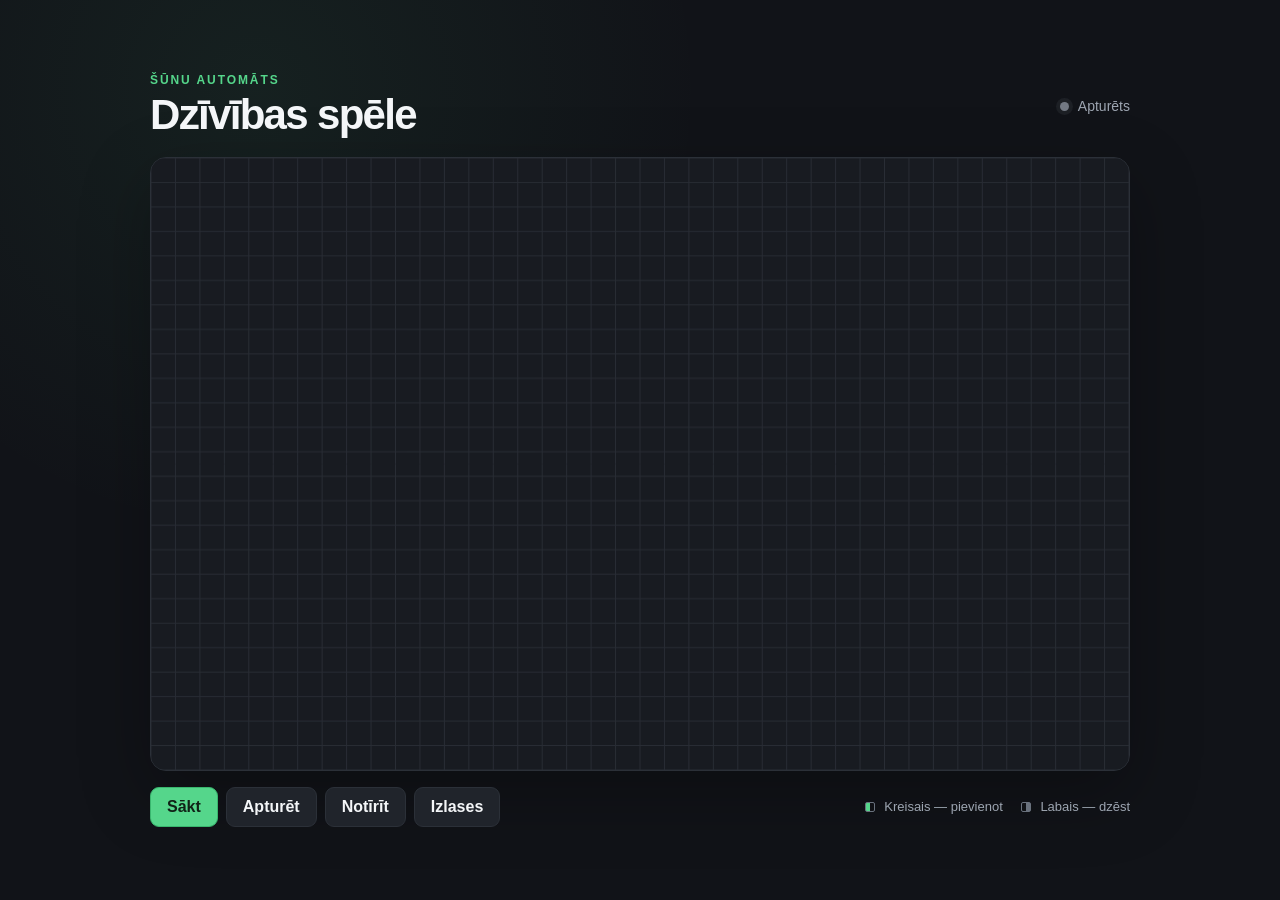
<file: index.html>
<!doctype html>
<html lang="lv">
<head>
  <meta charset="UTF-8">
  <meta name="viewport" content="width=device-width, initial-scale=1.0">
  <title>Conway dzīvības spēle</title>
  <link rel="stylesheet" href="style.css">
</head>
<body>
  <main class="app">
    <header>
      <div>
        <p class="eyebrow">Šūnu automāts</p>
        <h1>Dzīvības spēle</h1>
      </div>
      <div class="status" aria-live="polite">
        <span id="statusDot" class="status-dot"></span>
        <span id="statusText">Apturēts</span>
      </div>
    </header>

    <section class="board-shell">
      <canvas id="game" aria-label="Conway's Game of Life režģis"></canvas>
    </section>

    <footer>
      <div class="controls">
        <button id="startBtn" class="primary" type="button">Sākt</button>
        <button id="stopBtn" type="button">Apturēt</button>
        <button id="clearBtn" type="button">Notīrīt</button>
        <button id="randomBtn" type="button">Izlases</button>
      </div>
      <div class="help">
        <span><b class="mouse left"></b> Kreisais — pievienot</span>
        <span><b class="mouse right"></b> Labais — dzēst</span>
      </div>
    </footer>
  </main>
  <script src="script.js"></script>
</body>
</html>
</file>
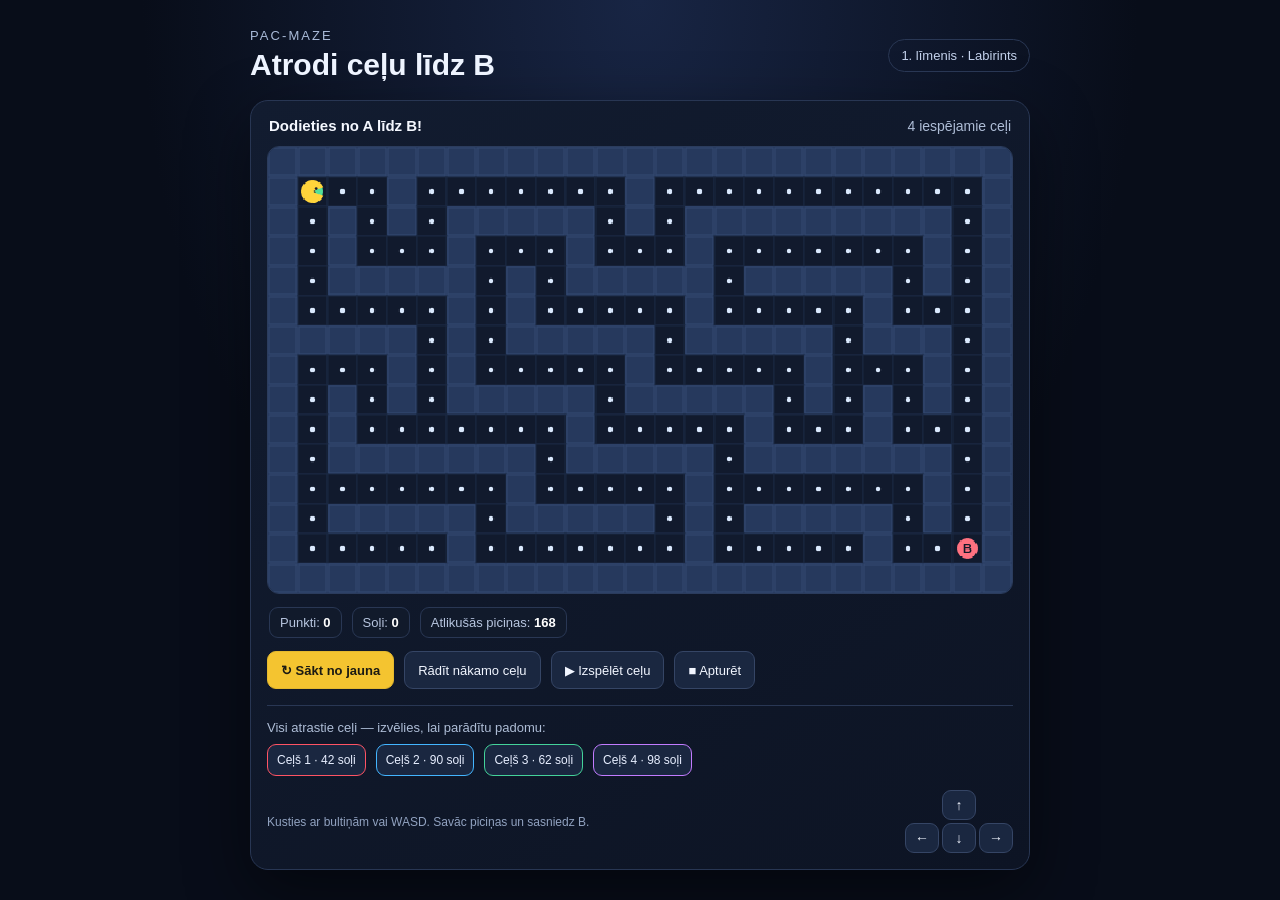
<file: pacman_game.html>
<!DOCTYPE html>
<html lang="lv">
<head>
  <meta charset="utf-8">
  <meta name="viewport" content="width=device-width, initial-scale=1">
  <title>Pac-Maze — ceļš no A līdz B</title>
  <style>
    :root {
      color-scheme: dark;
      font-family: "Segoe UI", Arial, sans-serif;
      background: #080d19;
      color: #eef4ff;
    }

    * {
      box-sizing: border-box;
    }

    body {
      min-height: 100vh;
      margin: 0;
      padding: 28px 16px;
      background:
        radial-gradient(ellipse at 50% 0, #182544 0, transparent 55%),
        #080d19;
    }

    .app {
      width: min(100%, 780px);
      margin: 0 auto;
    }

    header {
      display: flex;
      align-items: center;
      justify-content: space-between;
      gap: 16px;
      margin-bottom: 18px;
    }

    .brand {
      margin: 0;
      font-size: 13px;
      letter-spacing: .16em;
      color: #a9bad8;
      text-transform: uppercase;
    }

    h1 {
      margin: 5px 0 0;
      font-size: clamp(22px, 4vw, 30px);
    }

    .level {
      padding: 8px 12px;
      border: 1px solid #293754;
      border-radius: 999px;
      color: #c4d2ec;
      font-size: 13px;
      white-space: nowrap;
    }

    .game {
      padding: 16px;
      border: 1px solid #283653;
      border-radius: 18px;
      background: linear-gradient(145deg, #121c30, #0d1424);
      box-shadow: 0 22px 65px #0007;
    }

    .gamebar,
    .stats,
    .actions,
    .route-list {
      display: flex;
      align-items: center;
      justify-content: space-between;
      gap: 10px;
    }

    .gamebar {
      margin: 0 2px 12px;
      color: #aebdd6;
      font-size: 14px;
    }

    .gamebar strong {
      color: #f5f8ff;
      font-size: 15px;
    }

    .canvas-wrap {
      overflow: hidden;
      border: 1px solid #2b3c5d;
      border-radius: 12px;
      background: #111a2b;
      line-height: 0;
    }

    canvas {
      display: block;
      width: 100%;
      height: auto;
      image-rendering: pixelated;
      touch-action: none;
    }

    .stats {
      justify-content: flex-start;
      flex-wrap: wrap;
      margin: 13px 2px;
      color: #b7c5df;
      font-size: 13px;
    }

    .stat {
      padding: 7px 10px;
      border: 1px solid #293754;
      border-radius: 9px;
      background: #111a2b;
    }

    .stat span {
      color: #fff;
      font-weight: 700;
    }

    .actions {
      justify-content: flex-start;
      flex-wrap: wrap;
    }

    button {
      min-height: 38px;
      padding: 8px 13px;
      border: 1px solid #354565;
      border-radius: 9px;
      background: #1a2740;
      color: #f2f6ff;
      font: inherit;
      font-size: 13px;
      cursor: pointer;
      transition: background .15s, transform .15s, border-color .15s;
    }

    button:hover {
      transform: translateY(-1px);
      border-color: #6981ad;
      background: #243552;
    }

    button:focus-visible {
      outline: 2px solid #69d6ff;
      outline-offset: 2px;
    }

    button.primary {
      border-color: #e5b92e;
      background: #f4c430;
      color: #1b1a13;
      font-weight: 700;
    }

    button.primary:hover {
      background: #ffda55;
    }

    .route-area {
      margin-top: 16px;
      padding-top: 14px;
      border-top: 1px solid #293754;
    }

    .route-title {
      margin: 0 0 9px;
      color: #aebdd6;
      font-size: 13px;
    }

    .route-list {
      justify-content: flex-start;
      flex-wrap: wrap;
    }

    .route-chip {
      min-height: 32px;
      padding: 5px 9px;
      border-color: var(--route-color);
      color: #e8efff;
      font-size: 12px;
    }

    .route-chip.active {
      background: color-mix(in srgb, var(--route-color) 35%, #152038);
      box-shadow: inset 0 0 0 1px var(--route-color);
    }

    .help {
      display: flex;
      align-items: center;
      justify-content: space-between;
      gap: 14px;
      margin-top: 14px;
      color: #91a2c0;
      font-size: 12px;
    }

    .dpad {
      display: grid;
      grid-template-columns: repeat(3, 34px);
      grid-template-rows: repeat(2, 30px);
      gap: 3px;
    }

    .dpad button {
      min-height: 30px;
      padding: 0;
      font-size: 14px;
    }

    .dpad [data-dir="up"] { grid-column: 2; grid-row: 1; }
    .dpad [data-dir="left"] { grid-column: 1; grid-row: 2; }
    .dpad [data-dir="down"] { grid-column: 2; grid-row: 2; }
    .dpad [data-dir="right"] { grid-column: 3; grid-row: 2; }

    @media (max-width: 520px) {
      body { padding: 18px 10px; }
      .game { padding: 10px; }
      header { align-items: flex-start; }
      .level { padding: 7px 9px; font-size: 11px; }
      .help { align-items: flex-start; }
    }
  </style>
</head>
<body>
  <main class="app">
    <header>
      <div>
        <p class="brand">Pac-Maze</p>
        <h1>Atrodi ceļu līdz B</h1>
      </div>
      <div class="level">1. līmenis · Labirints</div>
    </header>

    <section class="game" aria-label="Pac-Maze spēle">
      <div class="gamebar">
        <strong id="message">Dodieties no A līdz B!</strong>
        <span id="route-count">Meklē ceļus…</span>
      </div>

      <div class="canvas-wrap">
        <canvas id="maze" width="650" height="390" aria-label="Labirints no A līdz B"></canvas>
      </div>

      <div class="stats">
        <div class="stat">Punkti: <span id="score">0</span></div>
        <div class="stat">Soļi: <span id="steps">0</span></div>
        <div class="stat">Atlikušās piciņas: <span id="pellets">0</span></div>
      </div>

      <div class="actions">
        <button class="primary" id="reset">↻ Sākt no jauna</button>
        <button id="hint">Rādīt nākamo ceļu</button>
        <button id="auto">▶ Izspēlēt ceļu</button>
        <button id="pause">■ Apturēt</button>
      </div>

      <div class="route-area">
        <p class="route-title">Visi atrastie ceļi — izvēlies, lai parādītu padomu:</p>
        <div class="route-list" id="routes"></div>
      </div>

      <div class="help">
        <span>Kusties ar bultiņām vai WASD. Savāc piciņas un sasniedz B.</span>
        <div class="dpad" aria-label="Kustību pogas">
          <button data-dir="up" aria-label="Uz augšu">↑</button>
          <button data-dir="left" aria-label="Pa kreisi">←</button>
          <button data-dir="down" aria-label="Uz leju">↓</button>
          <button data-dir="right" aria-label="Pa labi">→</button>
        </div>
      </div>
    </section>
  </main>

  <script>
    const maze = [
      "#########################",
      "#A  #       #           #",
      "# # # ##### # ######### #",
      "# #   #   #   #       # #",
      "# ##### # ##### ##### # #",
      "#     # #     #     #   #",
      "##### # ##### ##### ### #",
      "#   # #     #     #   # #",
      "# # # ##### ##### # # # #",
      "# #       #     #   #   #",
      "# ####### ##### ####### #",
      "#       #     #       # #",
      "# ##### ##### # ##### # #",
      "#     #       #     #  B#",
      "#########################"
    ];
    const cellSize = 26;
    const colors = ["#ff5364", "#43b5ff", "#44d39a", "#c27bff"];
    const moves = {
      up: [-1, 0],
      right: [0, 1],
      down: [1, 0],
      left: [0, -1]
    };
    const canvas = document.getElementById("maze");
    const ctx = canvas.getContext("2d");
    const start = findCell("A");
    const goal = findCell("B");
    const paths = findAllPaths();
    let player = { ...start };
    let direction = "right";
    let score = 0;
    let steps = 0;
    let hintIndex = -1;
    let hintVisible = false;
    let won = false;
    let timer = null;
    let autoStep = 0;
    let autoStarted = false;
    let dots = new Set();

    function findCell(marker) {
      for (let row = 0; row < maze.length; row++) {
        const col = maze[row].indexOf(marker);
        if (col !== -1) return { row, col };
      }
      throw new Error(`Labirintā nav atrasta šūna ${marker}`);
    }

    function findAllPaths() {
      const found = [];
      const visited = new Set([key(start)]);
      const path = [{ ...start }];

      function search(cell) {
        if (cell.row === goal.row && cell.col === goal.col) {
          found.push(path.map(point => ({ ...point })));
          return;
        }
        for (const [name, [dr, dc]] of Object.entries(moves)) {
          const next = { row: cell.row + dr, col: cell.col + dc };
          const id = key(next);
          if (
            maze[next.row]?.[next.col] &&
            maze[next.row][next.col] !== "#" &&
            !visited.has(id)
          ) {
            visited.add(id);
            path.push(next);
            search(next);
            path.pop();
            visited.delete(id);
          }
        }
      }

      search(start);
      return found;
    }

    function key(point) {
      return `${point.row},${point.col}`;
    }

    function resetDots() {
      dots = new Set();
      maze.forEach((line, row) => {
        [...line].forEach((cell, col) => {
          if (cell === " " && !(row === start.row && col === start.col)) {
            dots.add(key({ row, col }));
          }
        });
      });
      dots.delete(key(goal));
    }

    function draw() {
      ctx.clearRect(0, 0, canvas.width, canvas.height);
      maze.forEach((line, row) => {
        [...line].forEach((tile, col) => {
          const x = col * cellSize;
          const y = row * cellSize;
          if (tile === "#") {
            ctx.fillStyle = "#26395d";
            ctx.fillRect(x, y, cellSize, cellSize);
            ctx.strokeStyle = "#344a72";
            ctx.lineWidth = 1;
            ctx.strokeRect(x + 1, y + 1, cellSize - 2, cellSize - 2);
          } else {
            ctx.fillStyle = "#111a2d";
            ctx.fillRect(x, y, cellSize, cellSize);
            ctx.strokeStyle = "#1b2942";
            ctx.strokeRect(x, y, cellSize, cellSize);
            if (dots.has(key({ row, col }))) {
              ctx.beginPath();
              ctx.fillStyle = "#dbeafe";
              ctx.arc(x + cellSize / 2, y + cellSize / 2, 2.2, 0, Math.PI * 2);
              ctx.fill();
            }
          }
        });
      });

      if (hintVisible && paths[hintIndex]) {
        const route = paths[hintIndex];
        ctx.beginPath();
        route.forEach((point, index) => {
          const x = point.col * cellSize + cellSize / 2;
          const y = point.row * cellSize + cellSize / 2;
          if (index === 0) ctx.moveTo(x, y);
          else ctx.lineTo(x, y);
        });
        ctx.strokeStyle = colors[hintIndex] + "a8";
        ctx.lineWidth = 8;
        ctx.lineCap = "round";
        ctx.lineJoin = "round";
        ctx.stroke();
      }

      drawMarker(start, "A", "#53df9a");
      drawMarker(goal, "B", "#ff7180");
      drawPlayer();
    }

    function drawMarker(point, label, color) {
      const x = point.col * cellSize + cellSize / 2;
      const y = point.row * cellSize + cellSize / 2;
      ctx.beginPath();
      ctx.fillStyle = color;
      ctx.arc(x, y, 9, 0, Math.PI * 2);
      ctx.fill();
      ctx.fillStyle = "#111827";
      ctx.font = "bold 11px Segoe UI, sans-serif";
      ctx.textAlign = "center";
      ctx.textBaseline = "middle";
      ctx.fillText(label, x, y + 0.5);
    }

    function drawPlayer() {
      const x = player.col * cellSize + cellSize / 2;
      const y = player.row * cellSize + cellSize / 2;
      const angles = { right: 0, down: Math.PI / 2, left: Math.PI, up: -Math.PI / 2 };
      const angle = angles[direction];
      ctx.beginPath();
      ctx.moveTo(x, y);
      ctx.arc(x, y, 10, angle + 0.38, angle + Math.PI * 2 - 0.38);
      ctx.closePath();
      ctx.fillStyle = "#ffd43b";
      ctx.fill();
      ctx.beginPath();
      ctx.fillStyle = "#172033";
      ctx.arc(x + Math.cos(angle - 0.65) * 4, y + Math.sin(angle - 0.65) * 4, 1.4, 0, Math.PI * 2);
      ctx.fill();
    }

    function move(name) {
      if (won || timer) return;
      autoStarted = false;
      const [dr, dc] = moves[name];
      const next = { row: player.row + dr, col: player.col + dc };
      if (!maze[next.row]?.[next.col] || maze[next.row][next.col] === "#") return;
      direction = name;
      player = next;
      steps++;
      const id = key(player);
      if (dots.delete(id)) score += 10;
      updateStats();
      if (player.row === goal.row && player.col === goal.col) finishGame();
      draw();
    }

    function updateStats() {
      document.getElementById("score").textContent = score;
      document.getElementById("steps").textContent = steps;
      document.getElementById("pellets").textContent = dots.size;
    }

    function finishGame() {
      won = true;
      stopAuto();
      document.getElementById("message").textContent = "🎉 Mērķis sasniegts!";
    }

    function resetGame() {
      stopAuto();
      player = { ...start };
      direction = "right";
      score = 0;
      steps = 0;
      autoStep = 0;
      autoStarted = false;
      won = false;
      resetDots();
      document.getElementById("message").textContent = "Dodieties no A līdz B!";
      updateStats();
      draw();
    }

    function chooseHint(index) {
      stopAuto();
      autoStarted = false;
      hintIndex = index;
      hintVisible = true;
      document.getElementById("message").textContent =
        `Padoms: ceļš ${index + 1} — ${paths[index].length - 1} soļi`;
      document.querySelectorAll(".route-chip").forEach((button, i) => {
        button.classList.toggle("active", i === index);
      });
      draw();
    }

    function stopAuto() {
      if (timer) {
        clearInterval(timer);
        timer = null;
      }
      document.getElementById("auto").textContent = "▶ Izspēlēt ceļu";
    }

    function playHint() {
      if (timer) return;
      if (hintIndex < 0) chooseHint(0);
      if (!autoStarted) {
        resetGame();
        autoStarted = true;
      }
      const route = paths[hintIndex];
      document.getElementById("auto").textContent = "▶ Atsākt";
      timer = setInterval(() => {
        if (autoStep >= route.length - 1) {
          stopAuto();
          return;
        }
        const next = route[++autoStep];
        const dr = next.row - player.row;
        const dc = next.col - player.col;
        direction = Object.keys(moves).find(name =>
          moves[name][0] === dr && moves[name][1] === dc
        );
        player = { ...next };
        steps++;
        if (dots.delete(key(player))) score += 10;
        updateStats();
        if (player.row === goal.row && player.col === goal.col) finishGame();
        draw();
      }, 110);
    }

    document.addEventListener("keydown", event => {
      const controls = {
        ArrowUp: "up", w: "up", W: "up",
        ArrowRight: "right", d: "right", D: "right",
        ArrowDown: "down", s: "down", S: "down",
        ArrowLeft: "left", a: "left", A: "left"
      };
      const directionName = controls[event.key];
      if (directionName) {
        event.preventDefault();
        move(directionName);
      }
    });

    document.querySelectorAll(".dpad button").forEach(button => {
      button.addEventListener("click", () => move(button.dataset.dir));
    });
    document.getElementById("reset").addEventListener("click", resetGame);
    document.getElementById("hint").addEventListener("click", () => {
      const next = (hintIndex + 1) % paths.length;
      chooseHint(next);
    });
    document.getElementById("auto").addEventListener("click", playHint);
    document.getElementById("pause").addEventListener("click", stopAuto);

    document.getElementById("route-count").textContent =
      `${paths.length} iespējamie ceļi`;
    paths.forEach((path, index) => {
      const button = document.createElement("button");
      button.className = "route-chip";
      button.style.setProperty("--route-color", colors[index]);
      button.textContent = `Ceļš ${index + 1} · ${path.length - 1} soļi`;
      button.addEventListener("click", () => chooseHint(index));
      document.getElementById("routes").append(button);
    });

    resetDots();
    updateStats();
    draw();
  </script>
</body>
</html>
</file>
<file: style.css>
:root {
  color-scheme: dark;
  --bg: #111318;
  --panel: #181b21;
  --line: #2b3038;
  --text: #f4f6f8;
  --muted: #9da5b1;
  --green: #55d68b;
  --green-dark: #39b66e;
}

* { box-sizing: border-box; }

body {
  margin: 0;
  min-height: 100vh;
  display: grid;
  place-items: center;
  background:
    radial-gradient(circle at 20% 10%, rgba(85, 214, 139, 0.07), transparent 28rem),
    var(--bg);
  color: var(--text);
  font-family: Inter, "Segoe UI", sans-serif;
}

.app {
  width: min(92vw, 980px);
}

header, footer {
  display: flex;
  align-items: center;
  justify-content: space-between;
}

header { margin-bottom: 18px; }

.eyebrow {
  margin: 0 0 4px;
  color: var(--green);
  font-size: 12px;
  font-weight: 800;
  letter-spacing: 0.16em;
  text-transform: uppercase;
}

h1 {
  margin: 0;
  font-size: clamp(28px, 4vw, 42px);
  letter-spacing: -0.04em;
}

.status {
  display: flex;
  align-items: center;
  gap: 9px;
  color: var(--muted);
  font-size: 14px;
}

.status-dot {
  width: 9px;
  height: 9px;
  border-radius: 50%;
  background: #737983;
  box-shadow: 0 0 0 4px rgba(115, 121, 131, 0.12);
}

.status-dot.running {
  background: var(--green);
  box-shadow: 0 0 0 4px rgba(85, 214, 139, 0.13);
}

.board-shell {
  overflow: hidden;
  border: 1px solid var(--line);
  border-radius: 16px;
  background: var(--panel);
  box-shadow: 0 24px 70px rgba(0, 0, 0, 0.28);
}

canvas {
  display: block;
  width: 100%;
  aspect-ratio: 40 / 25;
  cursor: crosshair;
  touch-action: none;
}

footer { margin-top: 16px; }

.controls { display: flex; gap: 8px; }

button {
  border: 1px solid var(--line);
  border-radius: 9px;
  padding: 10px 16px;
  background: #20242b;
  color: var(--text);
  font: inherit;
  font-weight: 700;
  cursor: pointer;
  transition: 0.16s ease;
}

button:hover { background: #292d35; border-color: #3a414d; }
button:active { transform: translateY(1px); }
button.primary { border-color: var(--green-dark); background: var(--green); color: #102217; }
button.primary:hover { background: #68dfa0; }

.help {
  display: flex;
  gap: 18px;
  color: var(--muted);
  font-size: 13px;
}

.mouse {
  display: inline-block;
  width: 10px;
  height: 10px;
  margin-right: 6px;
  border: 1px solid #69717d;
  border-radius: 2px;
  vertical-align: -1px;
}

.mouse.left { background: linear-gradient(90deg, var(--green) 50%, transparent 50%); }
.mouse.right { background: linear-gradient(90deg, transparent 50%, #69717d 50%); }

@media (max-width: 680px) {
  .app { width: 94vw; }
  footer { align-items: flex-start; gap: 14px; }
  .controls { flex-wrap: wrap; }
  button { padding: 9px 12px; }
  .help { flex-direction: column; gap: 7px; }
}
</file>
